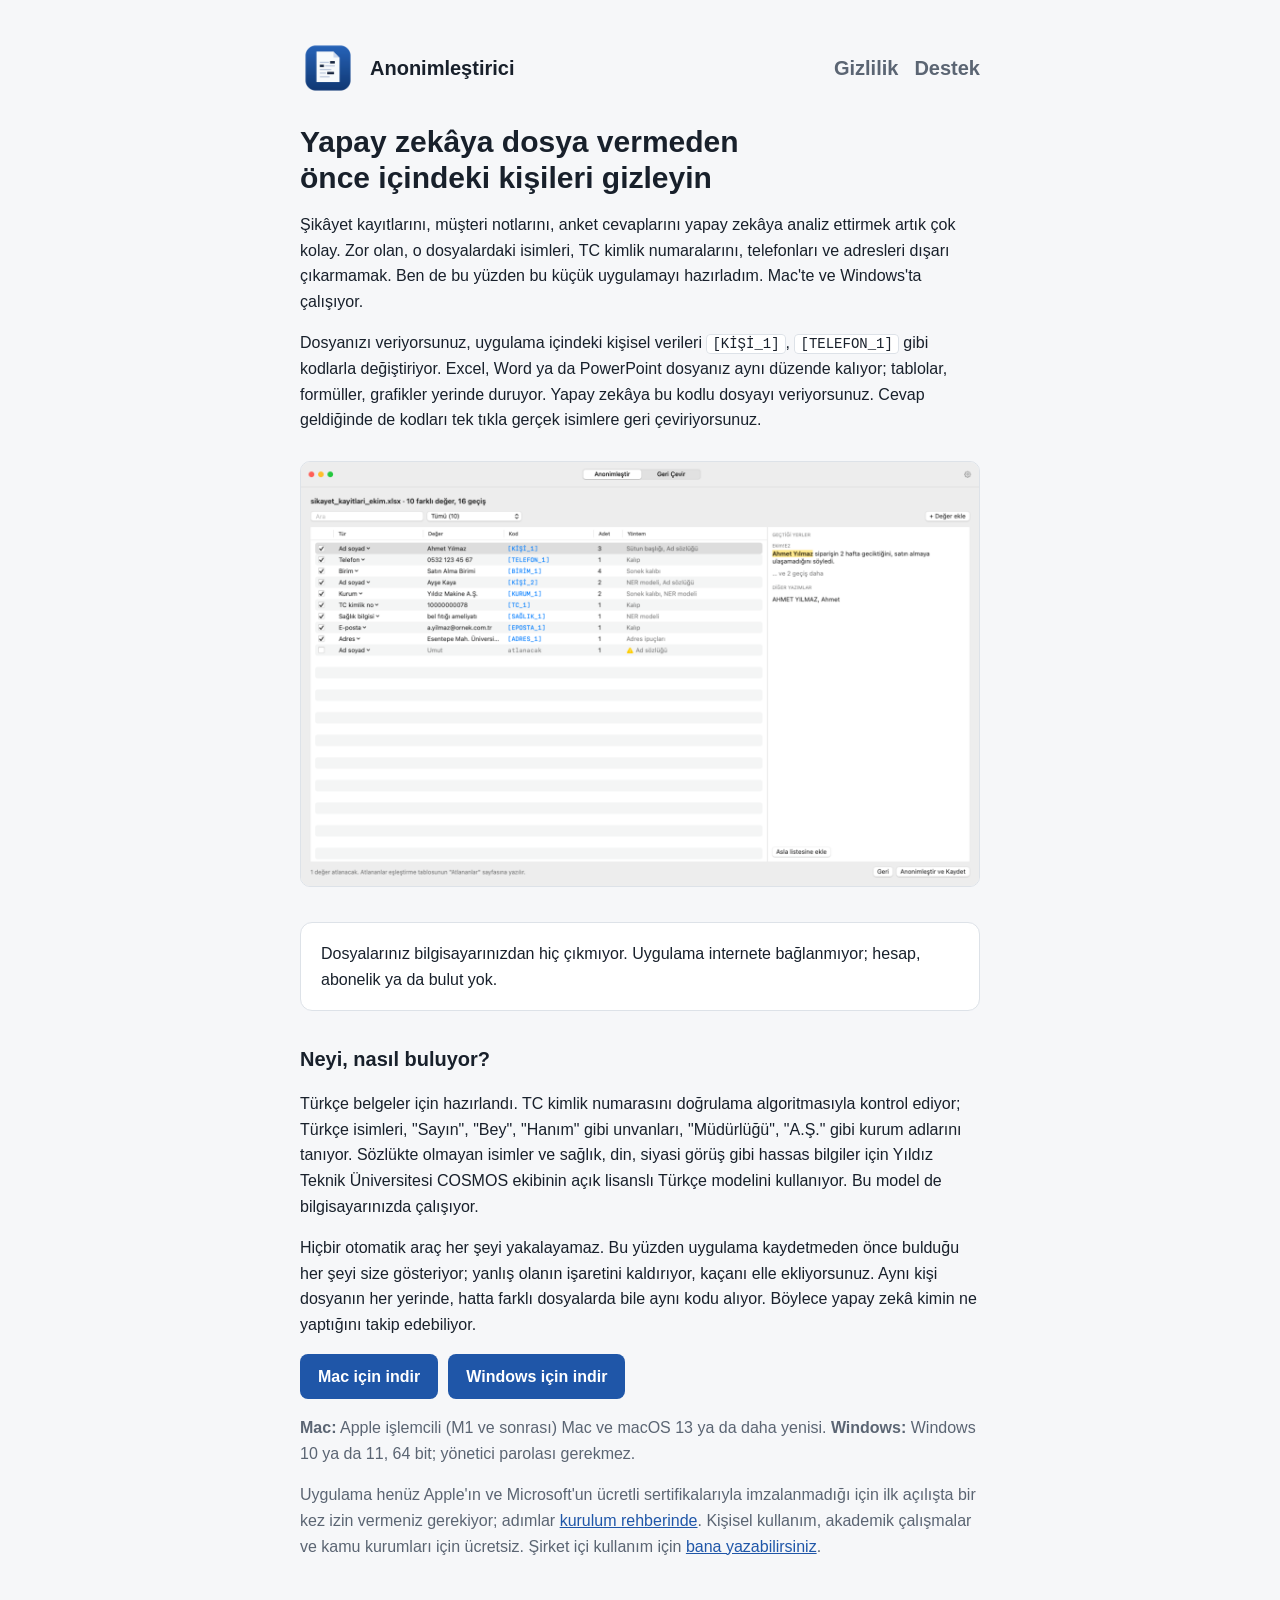
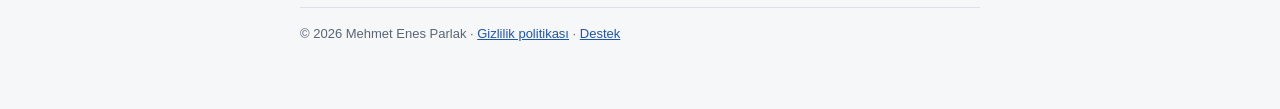
<file: site/index.html>
<!doctype html>
<html lang="tr">
<head>
<meta charset="utf-8"><meta name="viewport" content="width=device-width, initial-scale=1">
<title>Anonimleştirici</title>
<meta name="description" content="Excel, Word ve PowerPoint dosyalarındaki kişisel verileri bilgisayarınızdan çıkarmadan anonimleştiren Mac ve Windows uygulaması.">
<link rel="stylesheet" href="style.css">
</head>
<body><main>
<header><img src="icon.png" alt=""><a href="./">Anonimleştirici</a>
<nav><a href="gizlilik.html">Gizlilik</a><a href="destek.html">Destek</a></nav></header>
<h1>Yapay zekâya dosya vermeden önce içindeki kişileri gizleyin</h1>
<p>Şikâyet kayıtlarını, müşteri notlarını, anket cevaplarını yapay zekâya analiz ettirmek artık çok kolay. Zor olan, o dosyalardaki isimleri, TC kimlik numaralarını, telefonları ve adresleri dışarı çıkarmamak. Ben de bu yüzden bu küçük uygulamayı hazırladım. Mac'te ve Windows'ta çalışıyor.</p>
<p>Dosyanızı veriyorsunuz, uygulama içindeki kişisel verileri <code>[KİŞİ_1]</code>, <code>[TELEFON_1]</code> gibi kodlarla değiştiriyor. Excel, Word ya da PowerPoint dosyanız aynı düzende kalıyor; tablolar, formüller, grafikler yerinde duruyor. Yapay zekâya bu kodlu dosyayı veriyorsunuz. Cevap geldiğinde de kodları tek tıkla gerçek isimlere geri çeviriyorsunuz.</p>
<img class="shot" src="ekran-onizleme.png" alt="Uygulamanın bulduğu kişisel verilerin listelendiği önizleme ekranı">
<div class="card">Dosyalarınız bilgisayarınızdan hiç çıkmıyor. Uygulama internete bağlanmıyor; hesap, abonelik ya da bulut yok.</div>
<h2>Neyi, nasıl buluyor?</h2>
<p>Türkçe belgeler için hazırlandı. TC kimlik numarasını doğrulama algoritmasıyla kontrol ediyor; Türkçe isimleri, "Sayın", "Bey", "Hanım" gibi unvanları, "Müdürlüğü", "A.Ş." gibi kurum adlarını tanıyor. Sözlükte olmayan isimler ve sağlık, din, siyasi görüş gibi hassas bilgiler için Yıldız Teknik Üniversitesi COSMOS ekibinin açık lisanslı Türkçe modelini kullanıyor. Bu model de bilgisayarınızda çalışıyor.</p>
<p>Hiçbir otomatik araç her şeyi yakalayamaz. Bu yüzden uygulama kaydetmeden önce bulduğu her şeyi size gösteriyor; yanlış olanın işaretini kaldırıyor, kaçanı elle ekliyorsunuz. Aynı kişi dosyanın her yerinde, hatta farklı dosyalarda bile aynı kodu alıyor. Böylece yapay zekâ kimin ne yaptığını takip edebiliyor.</p>
<div class="downloads">
<a class="download" href="https://github.com/meparlak/anonimlestirici/releases/latest/download/Anonimlestirici.dmg">Mac için indir</a>
<a class="download" href="https://github.com/meparlak/anonimlestirici/releases/latest/download/Anonimlestirici-Kurulum.exe">Windows için indir</a>
</div>
<p class="muted"><strong>Mac:</strong> Apple işlemcili (M1 ve sonrası) Mac ve macOS 13 ya da daha yenisi. <strong>Windows:</strong> Windows 10 ya da 11, 64 bit; yönetici parolası gerekmez.</p>
<p class="muted">Uygulama henüz Apple'ın ve Microsoft'un ücretli sertifikalarıyla imzalanmadığı için ilk açılışta bir kez izin vermeniz gerekiyor; adımlar <a href="https://github.com/meparlak/anonimlestirici/blob/main/docs/KURULUM.md">kurulum rehberinde</a>. Kişisel kullanım, akademik çalışmalar ve kamu kurumları için ücretsiz. Şirket içi kullanım için <a href="mailto:enesparlakq@gmail.com">bana yazabilirsiniz</a>.</p>
<footer>© 2026 Mehmet Enes Parlak · <a href="gizlilik.html">Gizlilik politikası</a> · <a href="destek.html">Destek</a></footer>
</main></body></html>
</file>
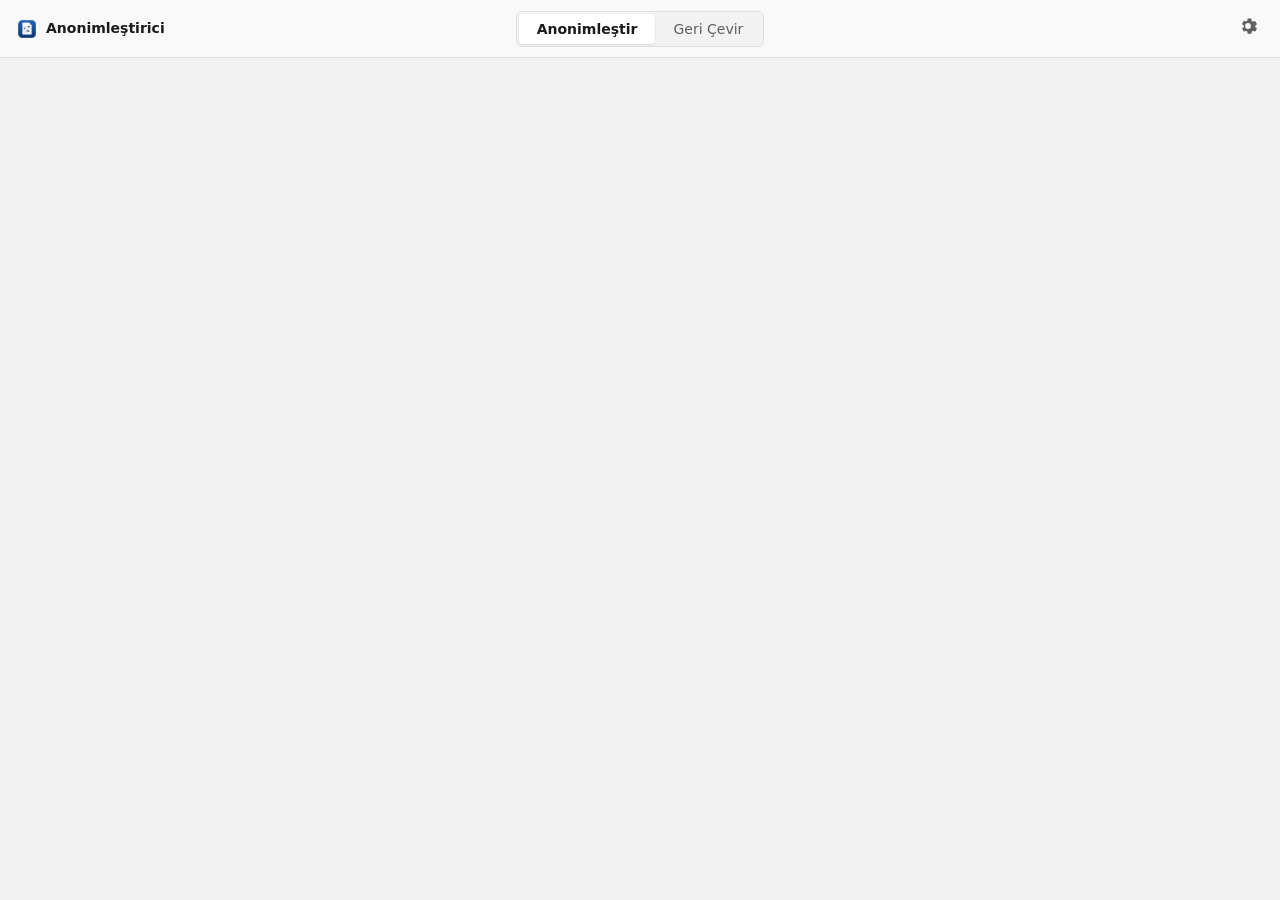
<file: anonimlestirici/desktop/ui/index.html>
<!doctype html>
<html lang="tr">
<head>
<meta charset="utf-8">
<meta name="viewport" content="width=device-width, initial-scale=1">
<meta http-equiv="Content-Security-Policy" content="default-src 'self'; style-src 'self' 'unsafe-inline'; img-src 'self' data:; script-src 'self'">
<title>Anonimleştirici</title>
<link rel="stylesheet" href="app.css">
</head>
<body>
<header class="topbar">
  <div class="brand"><img src="icon.png" alt=""><span>Anonimleştirici</span></div>
  <div class="segmented" role="tablist">
    <button role="tab" data-action="tab" data-tab="anon" id="tab-anon" class="on">Anonimleştir</button>
    <button role="tab" data-action="tab" data-tab="rev" id="tab-rev">Geri Çevir</button>
  </div>
  <button class="icon-btn" data-action="open-settings" title="Ayarlar" aria-label="Ayarlar">
    <svg viewBox="0 0 24 24" width="20" height="20" aria-hidden="true"><path fill="currentColor" d="M12 15.5A3.5 3.5 0 1 1 12 8.5a3.5 3.5 0 0 1 0 7Zm8.6-2.1.04-.9-.04-.9 1.9-1.5a.5.5 0 0 0 .12-.64l-1.8-3.12a.5.5 0 0 0-.6-.22l-2.24.9a7.3 7.3 0 0 0-1.56-.9l-.34-2.38A.5.5 0 0 0 15.6 3h-3.6a.5.5 0 0 0-.5.42l-.34 2.38a7.3 7.3 0 0 0-1.56.9l-2.24-.9a.5.5 0 0 0-.6.22L4.96 9.14a.5.5 0 0 0 .12.64l1.9 1.5-.04.9.04.9-1.9 1.5a.5.5 0 0 0-.12.64l1.8 3.12a.5.5 0 0 0 .6.22l2.24-.9c.48.36 1 .66 1.56.9l.34 2.38a.5.5 0 0 0 .5.42h3.6a.5.5 0 0 0 .5-.42l.34-2.38c.56-.24 1.08-.54 1.56-.9l2.24.9a.5.5 0 0 0 .6-.22l1.8-3.12a.5.5 0 0 0-.12-.64l-1.9-1.5Z"/></svg>
  </button>
</header>
<main id="main"></main>
<div id="overlay" hidden></div>
<script src="app.js"></script>
</body>
</html>
</file>
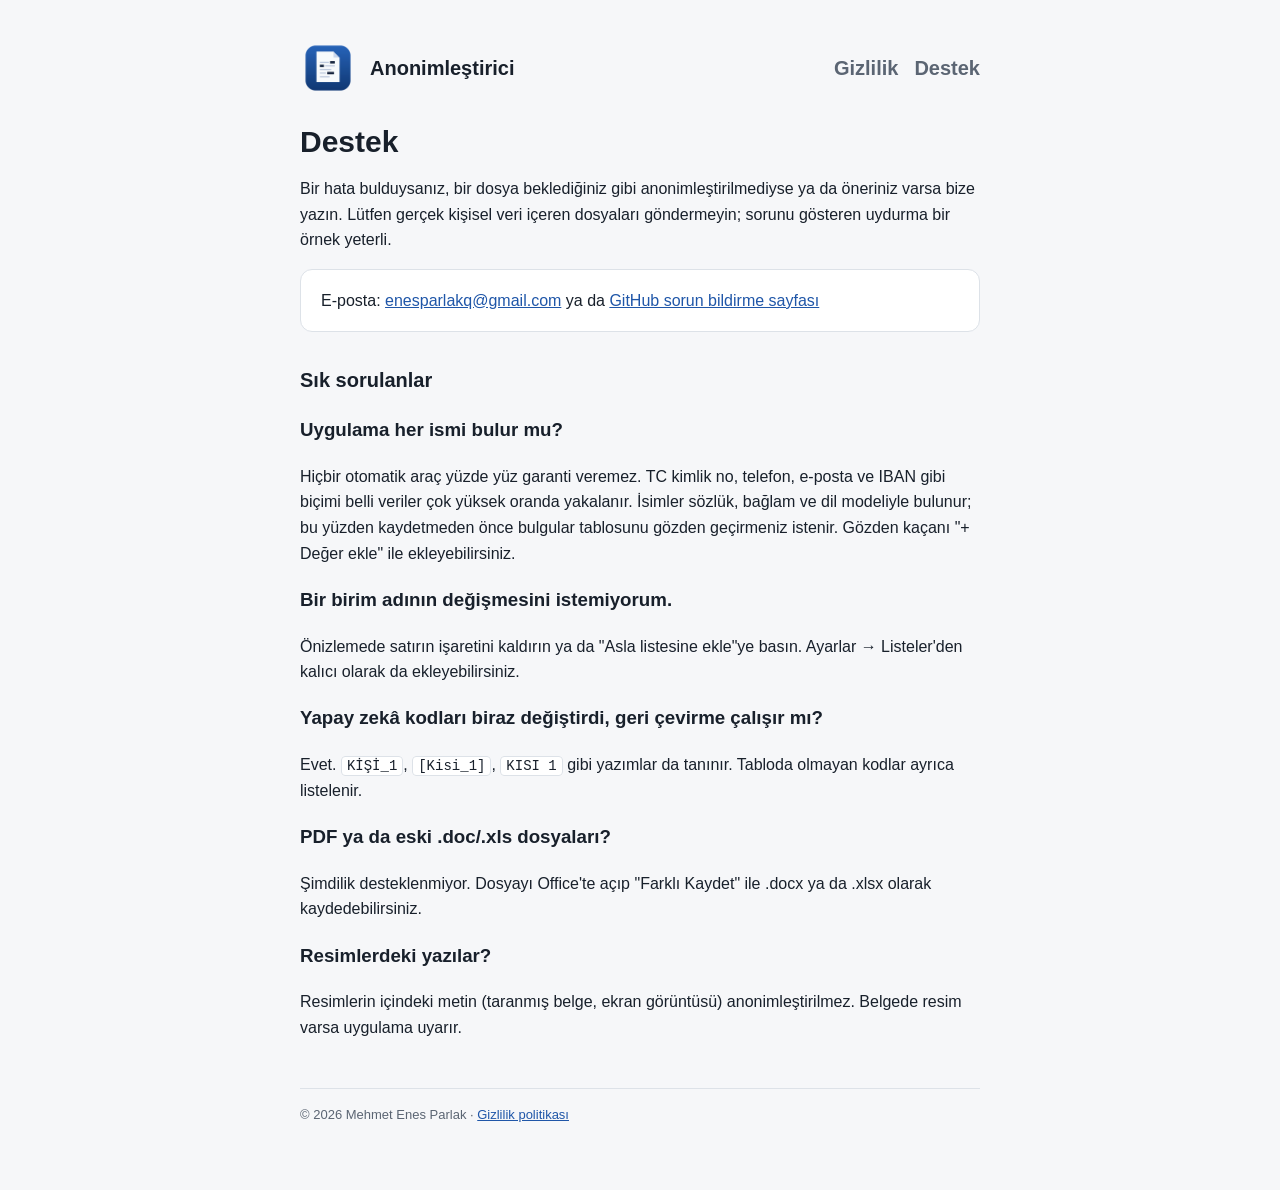
<file: site/destek.html>
<!doctype html>
<html lang="tr">
<head>
<meta charset="utf-8"><meta name="viewport" content="width=device-width, initial-scale=1">
<title>Destek · Anonimleştirici</title>
<link rel="stylesheet" href="style.css">
</head>
<body><main>
<header><img src="icon.png" alt=""><a href="./">Anonimleştirici</a>
<nav><a href="gizlilik.html">Gizlilik</a><a href="destek.html">Destek</a></nav></header>
<h1>Destek</h1>
<p>Bir hata bulduysanız, bir dosya beklediğiniz gibi anonimleştirilmediyse ya da öneriniz varsa bize yazın. Lütfen gerçek kişisel veri içeren dosyaları göndermeyin; sorunu gösteren uydurma bir örnek yeterli.</p>
<div class="card">E-posta: <a href="mailto:enesparlakq@gmail.com">enesparlakq@gmail.com</a> ya da <a href="https://github.com/meparlak/anonimlestirici/issues">GitHub sorun bildirme sayfası</a></div>
<h2>Sık sorulanlar</h2>
<h3>Uygulama her ismi bulur mu?</h3>
<p>Hiçbir otomatik araç yüzde yüz garanti veremez. TC kimlik no, telefon, e-posta ve IBAN gibi biçimi belli veriler çok yüksek oranda yakalanır. İsimler sözlük, bağlam ve dil modeliyle bulunur; bu yüzden kaydetmeden önce bulgular tablosunu gözden geçirmeniz istenir. Gözden kaçanı "+ Değer ekle" ile ekleyebilirsiniz.</p>
<h3>Bir birim adının değişmesini istemiyorum.</h3>
<p>Önizlemede satırın işaretini kaldırın ya da "Asla listesine ekle"ye basın. Ayarlar → Listeler'den kalıcı olarak da ekleyebilirsiniz.</p>
<h3>Yapay zekâ kodları biraz değiştirdi, geri çevirme çalışır mı?</h3>
<p>Evet. <code>KİŞİ_1</code>, <code>[Kisi_1]</code>, <code>KISI 1</code> gibi yazımlar da tanınır. Tabloda olmayan kodlar ayrıca listelenir.</p>
<h3>PDF ya da eski .doc/.xls dosyaları?</h3>
<p>Şimdilik desteklenmiyor. Dosyayı Office'te açıp "Farklı Kaydet" ile .docx ya da .xlsx olarak kaydedebilirsiniz.</p>
<h3>Resimlerdeki yazılar?</h3>
<p>Resimlerin içindeki metin (taranmış belge, ekran görüntüsü) anonimleştirilmez. Belgede resim varsa uygulama uyarır.</p>
<footer>© 2026 Mehmet Enes Parlak · <a href="gizlilik.html">Gizlilik politikası</a></footer>
</main></body></html>
</file>
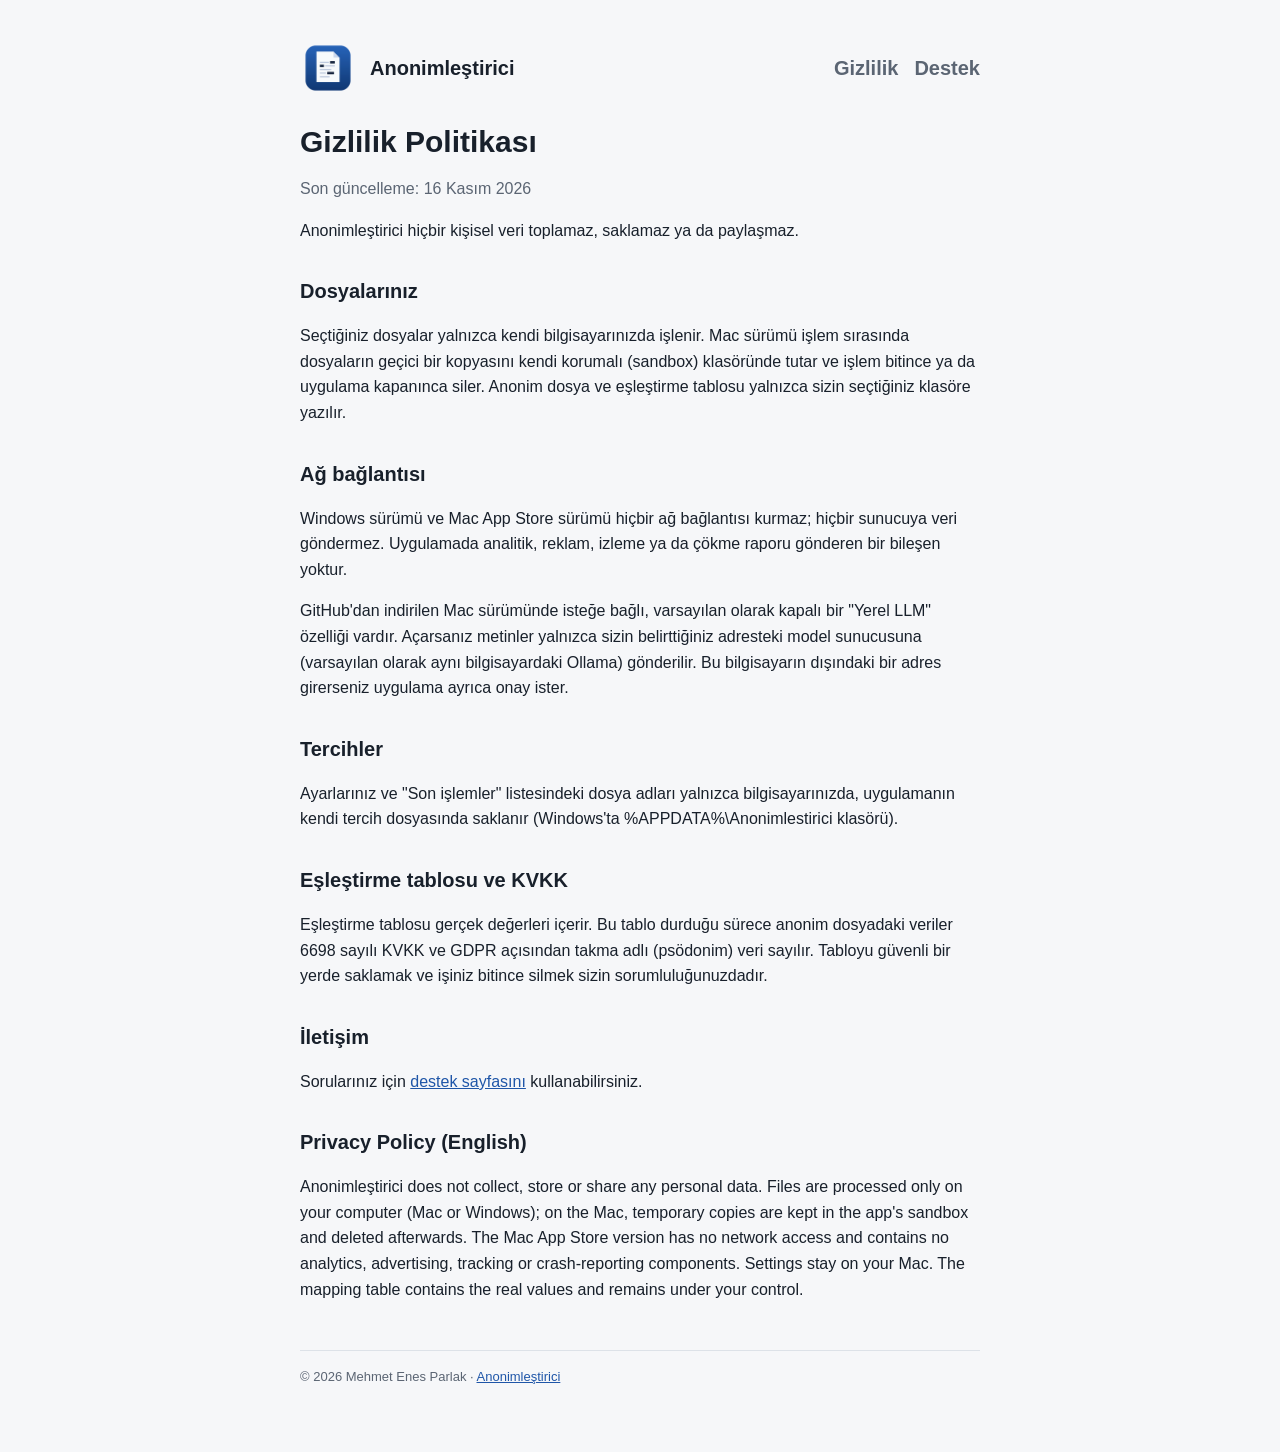
<file: site/gizlilik.html>
<!doctype html>
<html lang="tr">
<head>
<meta charset="utf-8"><meta name="viewport" content="width=device-width, initial-scale=1">
<title>Gizlilik Politikası · Anonimleştirici</title>
<link rel="stylesheet" href="style.css">
</head>
<body><main>
<header><img src="icon.png" alt=""><a href="./">Anonimleştirici</a>
<nav><a href="gizlilik.html">Gizlilik</a><a href="destek.html">Destek</a></nav></header>
<h1>Gizlilik Politikası</h1>
<p class="muted">Son güncelleme: 16 Kasım 2026</p>
<p>Anonimleştirici hiçbir kişisel veri toplamaz, saklamaz ya da paylaşmaz.</p>
<h2>Dosyalarınız</h2>
<p>Seçtiğiniz dosyalar yalnızca kendi bilgisayarınızda işlenir. Mac sürümü işlem sırasında dosyaların geçici bir kopyasını kendi korumalı (sandbox) klasöründe tutar ve işlem bitince ya da uygulama kapanınca siler. Anonim dosya ve eşleştirme tablosu yalnızca sizin seçtiğiniz klasöre yazılır.</p>
<h2>Ağ bağlantısı</h2>
<p>Windows sürümü ve Mac App Store sürümü hiçbir ağ bağlantısı kurmaz; hiçbir sunucuya veri göndermez. Uygulamada analitik, reklam, izleme ya da çökme raporu gönderen bir bileşen yoktur.</p>
<p>GitHub'dan indirilen Mac sürümünde isteğe bağlı, varsayılan olarak kapalı bir "Yerel LLM" özelliği vardır. Açarsanız metinler yalnızca sizin belirttiğiniz adresteki model sunucusuna (varsayılan olarak aynı bilgisayardaki Ollama) gönderilir. Bu bilgisayarın dışındaki bir adres girerseniz uygulama ayrıca onay ister.</p>
<h2>Tercihler</h2>
<p>Ayarlarınız ve "Son işlemler" listesindeki dosya adları yalnızca bilgisayarınızda, uygulamanın kendi tercih dosyasında saklanır (Windows'ta %APPDATA%\Anonimlestirici klasörü).</p>
<h2>Eşleştirme tablosu ve KVKK</h2>
<p>Eşleştirme tablosu gerçek değerleri içerir. Bu tablo durduğu sürece anonim dosyadaki veriler 6698 sayılı KVKK ve GDPR açısından takma adlı (psödonim) veri sayılır. Tabloyu güvenli bir yerde saklamak ve işiniz bitince silmek sizin sorumluluğunuzdadır.</p>
<h2>İletişim</h2>
<p>Sorularınız için <a href="destek.html">destek sayfasını</a> kullanabilirsiniz.</p>
<h2 lang="en">Privacy Policy (English)</h2>
<p lang="en">Anonimleştirici does not collect, store or share any personal data. Files are processed only on your computer (Mac or Windows); on the Mac, temporary copies are kept in the app's sandbox and deleted afterwards. The Mac App Store version has no network access and contains no analytics, advertising, tracking or crash-reporting components. Settings stay on your Mac. The mapping table contains the real values and remains under your control.</p>
<footer>© 2026 Mehmet Enes Parlak · <a href="./">Anonimleştirici</a></footer>
</main></body></html>
</file>
<file: site/style.css>
:root { --bg:#f6f7f9; --paper:#fff; --ink:#18202b; --muted:#5b6573; --line:#dde2e8; --accent:#1f56a8; }
@media (prefers-color-scheme: dark) { :root { --bg:#14181d; --paper:#1b2027; --ink:#e6e9ed; --muted:#9aa4b0; --line:#2e353e; --accent:#6ea1f0; } }
* { box-sizing: border-box; }
body { margin:0; background:var(--bg); color:var(--ink); font:16px/1.6 -apple-system, BlinkMacSystemFont, "Helvetica Neue", Arial, sans-serif; }
main { max-width: 720px; margin: 0 auto; padding: 40px max(20px, env(safe-area-inset-left)) 64px; }
header { display:flex; align-items:center; gap:14px; margin-bottom: 28px; }
header img { width:56px; height:56px; }
header a { color: inherit; text-decoration: none; font-weight: 600; font-size: 20px; }
nav { margin-left:auto; display:flex; gap:16px; font-size:14px; }
nav a { color: var(--muted); text-decoration:none; } nav a:hover { color: var(--accent); }
h1 { font-size: 30px; line-height:1.2; margin: 0 0 12px; text-wrap: balance; }
h2 { font-size: 20px; margin: 32px 0 8px; }
p, li { color: var(--ink); } .muted { color: var(--muted); }
a { color: var(--accent); }
.card { background: var(--paper); border:1px solid var(--line); border-radius: 12px; padding: 18px 20px; margin: 16px 0; }
code { background: var(--paper); border:1px solid var(--line); border-radius:4px; padding: 1px 5px; font-size: 14px; }
footer { margin-top: 48px; font-size: 13px; color: var(--muted); border-top: 1px solid var(--line); padding-top: 16px; }
img.shot { width:100%; border-radius: 10px; border:1px solid var(--line); margin: 12px 0; }
a.download { display:inline-block; background:var(--accent); color:#fff; text-decoration:none; font-weight:600; padding:10px 18px; border-radius:8px; }
a.download:hover { filter:brightness(1.08); }
.downloads { display:flex; flex-wrap:wrap; gap:10px; margin: 8px 0 4px; }
</file>
<file: anonimlestirici/desktop/ui/app.css>
/* Windows 11 görünümüne yakın, sistem açık/koyu temasını izleyen arayüz */
:root {
  --bg: #f3f3f3; --surface: #ffffff; --surface-2: #f9f9f9; --ink: #1b1b1b; --muted: #5f5f5f;
  --line: #e0e0e0; --accent: #0f6cbd; --accent-ink: #ffffff; --accent-soft: #e5f0fb;
  --mark: #fde68a; --mark-ink: #3a2c00; --warn: #b45309; --ok: #107c41; --danger: #c42b1c;
  --font: "Segoe UI Variable Text", "Segoe UI", system-ui, -apple-system, sans-serif;
  --mono: "Cascadia Mono", Consolas, ui-monospace, monospace;
  color-scheme: light;
}
@media (prefers-color-scheme: dark) {
  :root {
    --bg: #202020; --surface: #2b2b2b; --surface-2: #272727; --ink: #f2f2f2; --muted: #a8a8a8;
    --line: #3b3b3b; --accent: #4cc2ff; --accent-ink: #00213a; --accent-soft: #10334d;
    --mark: #7a5d00; --mark-ink: #fff3c4; --warn: #f0b35a; --ok: #6ccb8f; --danger: #ff9a8f;
    color-scheme: dark;
  }
}
* { box-sizing: border-box; }
html, body { height: 100%; margin: 0; }
body { background: var(--bg); color: var(--ink); font: 14px/1.45 var(--font); display: flex; flex-direction: column; overflow: hidden; }
button, input, select, textarea { font: inherit; color: inherit; }
:focus-visible { outline: 2px solid var(--accent); outline-offset: 1px; }

.topbar { display: grid; grid-template-columns: 1fr auto 1fr; align-items: center; gap: 12px; padding: 10px 16px; border-bottom: 1px solid var(--line); background: var(--surface-2); }
.brand { display: flex; align-items: center; gap: 8px; font-weight: 600; }
.brand img { width: 22px; height: 22px; }
.segmented { display: flex; background: var(--bg); border: 1px solid var(--line); border-radius: 6px; padding: 2px; }
.segmented button { border: 0; background: transparent; padding: 5px 18px; border-radius: 4px; cursor: pointer; color: var(--muted); }
.segmented button.on { background: var(--surface); color: var(--ink); box-shadow: 0 1px 2px rgba(0,0,0,.12); font-weight: 600; }
.icon-btn { justify-self: end; border: 0; background: transparent; border-radius: 6px; padding: 6px; cursor: pointer; color: var(--muted); }
.icon-btn:hover { background: var(--line); color: var(--ink); }

main { flex: 1; min-height: 0; display: flex; flex-direction: column; padding: 18px 20px; gap: 14px; overflow: auto; }
h2 { font-size: 18px; margin: 0; font-weight: 600; }
.muted { color: var(--muted); }
.small { font-size: 12.5px; }
.row { display: flex; align-items: center; gap: 10px; flex-wrap: wrap; }
.spacer { flex: 1; }

.btn { border: 1px solid var(--line); background: var(--surface); padding: 6px 14px; border-radius: 4px; cursor: pointer; white-space: nowrap; }
.btn:hover { background: var(--surface-2); }
.btn.primary { background: var(--accent); border-color: var(--accent); color: var(--accent-ink); font-weight: 600; }
.btn.primary:hover { filter: brightness(1.08); }
.btn:disabled { opacity: .5; cursor: default; }
.link { border: 0; background: none; color: var(--accent); cursor: pointer; padding: 0; }

.drop { flex: 1; min-height: 240px; border: 2px dashed var(--line); border-radius: 10px; background: var(--surface); display: flex; flex-direction: column; align-items: center; justify-content: center; gap: 10px; cursor: pointer; text-align: center; padding: 20px; }
.drop.hover { border-color: var(--accent); background: var(--accent-soft); }
.drop svg { color: var(--muted); }
.drop strong { font-size: 18px; }

.chips { display: flex; flex-wrap: wrap; gap: 6px; }
.chip { border: 1px solid transparent; background: var(--accent-soft); color: var(--ink); border-radius: 999px; padding: 2px 10px; font-size: 12.5px; cursor: pointer; }
.chip.off { background: transparent; border: 1px dashed var(--line); color: var(--muted); }

table { width: 100%; border-collapse: collapse; }
th { text-align: left; font-weight: 600; color: var(--muted); font-size: 12.5px; padding: 6px 8px; border-bottom: 1px solid var(--line); position: sticky; top: 0; background: var(--surface); z-index: 1; }
td { padding: 5px 8px; border-bottom: 1px solid var(--line); vertical-align: middle; }
tr.sel td { background: var(--accent-soft); }
tbody tr { cursor: default; }
.num { text-align: right; font-variant-numeric: tabular-nums; }
.code { font-family: var(--mono); color: var(--accent); }
.code.skip { color: var(--muted); }
.panel { background: var(--surface); border: 1px solid var(--line); border-radius: 8px; overflow: auto; }
.tablewrap { flex: 1; min-height: 0; }
.split { flex: 1; min-height: 0; display: grid; grid-template-columns: minmax(0, 1fr) 300px; gap: 12px; }
.detail { padding: 12px; display: flex; flex-direction: column; gap: 10px; }
.detail .lbl { font-size: 11.5px; letter-spacing: .04em; text-transform: uppercase; color: var(--muted); }
mark { background: var(--mark); color: var(--mark-ink); border-radius: 2px; padding: 0 1px; font-weight: 600; }
select.inline { border: 0; background: transparent; padding: 2px; border-radius: 4px; cursor: pointer; }
select.inline:hover { background: var(--line); }
.warnicon { color: #d4a000; margin-right: 4px; }
input[type="text"], input[type="search"], select:not(.inline), textarea { border: 1px solid var(--line); background: var(--surface); border-radius: 4px; padding: 5px 8px; }
input[type="checkbox"] { width: 16px; height: 16px; accent-color: var(--accent); }
.warnings { color: var(--warn); font-size: 13px; display: flex; flex-direction: column; gap: 2px; }

.progress { height: 4px; background: var(--line); border-radius: 2px; overflow: hidden; }
.progress i { display: block; height: 100%; background: var(--accent); transition: width .2s; }
.progress.indet i { width: 30%; animation: slide 1.2s infinite ease-in-out; }
@keyframes slide { from { margin-left: -30%; } to { margin-left: 100%; } }
@media (prefers-reduced-motion: reduce) { .progress.indet i { animation: none; width: 100%; opacity: .5; } }
.working { max-width: 560px; margin: auto; width: 100%; display: flex; flex-direction: column; gap: 12px; }

.ok-title { color: var(--ok); }
.file { display: flex; align-items: center; gap: 12px; padding: 12px; }
.badge { width: 44px; height: 44px; border-radius: 6px; color: #fff; font-weight: 700; font-size: 11px; display: grid; place-items: center; flex: none; }
.file .meta { flex: 1; min-width: 0; }
.file .meta div:first-child { font-weight: 600; overflow-wrap: anywhere; }
.stats { display: grid; grid-template-columns: repeat(4, 1fr); gap: 10px; }
.stat { padding: 10px 12px; }
.stat b { display: block; font-size: 22px; font-variant-numeric: tabular-nums; }

.two { flex: 1; min-height: 0; display: grid; grid-template-columns: 1fr 1fr; gap: 12px; }
.two textarea, .two .out { width: 100%; height: 100%; resize: none; padding: 10px; line-height: 1.55; }
.out { white-space: pre-wrap; overflow: auto; }

#overlay { position: fixed; inset: 0; background: rgba(0,0,0,.35); display: flex; align-items: center; justify-content: center; z-index: 10; }
#overlay[hidden] { display: none; }
.dialog { background: var(--surface); border-radius: 8px; box-shadow: 0 16px 48px rgba(0,0,0,.3); padding: 20px; width: min(460px, 92vw); display: flex; flex-direction: column; gap: 12px; max-height: 90vh; overflow: auto; }
.dialog.wide { width: min(760px, 94vw); height: min(620px, 92vh); }
.dialog h3 { margin: 0; font-size: 17px; }
.dialog p { margin: 0; white-space: pre-wrap; }
.tabs { display: flex; gap: 4px; border-bottom: 1px solid var(--line); }
.tabs button { border: 0; background: none; padding: 8px 12px; cursor: pointer; color: var(--muted); border-bottom: 2px solid transparent; }
.tabs button.on { color: var(--ink); border-bottom-color: var(--accent); font-weight: 600; }
.pane { flex: 1; min-height: 0; overflow: auto; display: flex; flex-direction: column; gap: 10px; }
.toggle-row { display: flex; gap: 10px; align-items: flex-start; padding: 6px 0; border-bottom: 1px solid var(--line); }
.toggle-row label { flex: 1; cursor: pointer; }
.pane textarea { flex: 1; min-height: 220px; font-family: var(--mono); font-size: 13px; resize: none; }
.lists { flex: 1; display: grid; grid-template-columns: 1fr 1fr; gap: 12px; min-height: 0; }
.lists > div { display: flex; flex-direction: column; gap: 4px; min-height: 0; }
.field { display: grid; grid-template-columns: 160px 1fr; gap: 10px; align-items: center; }
</file>
